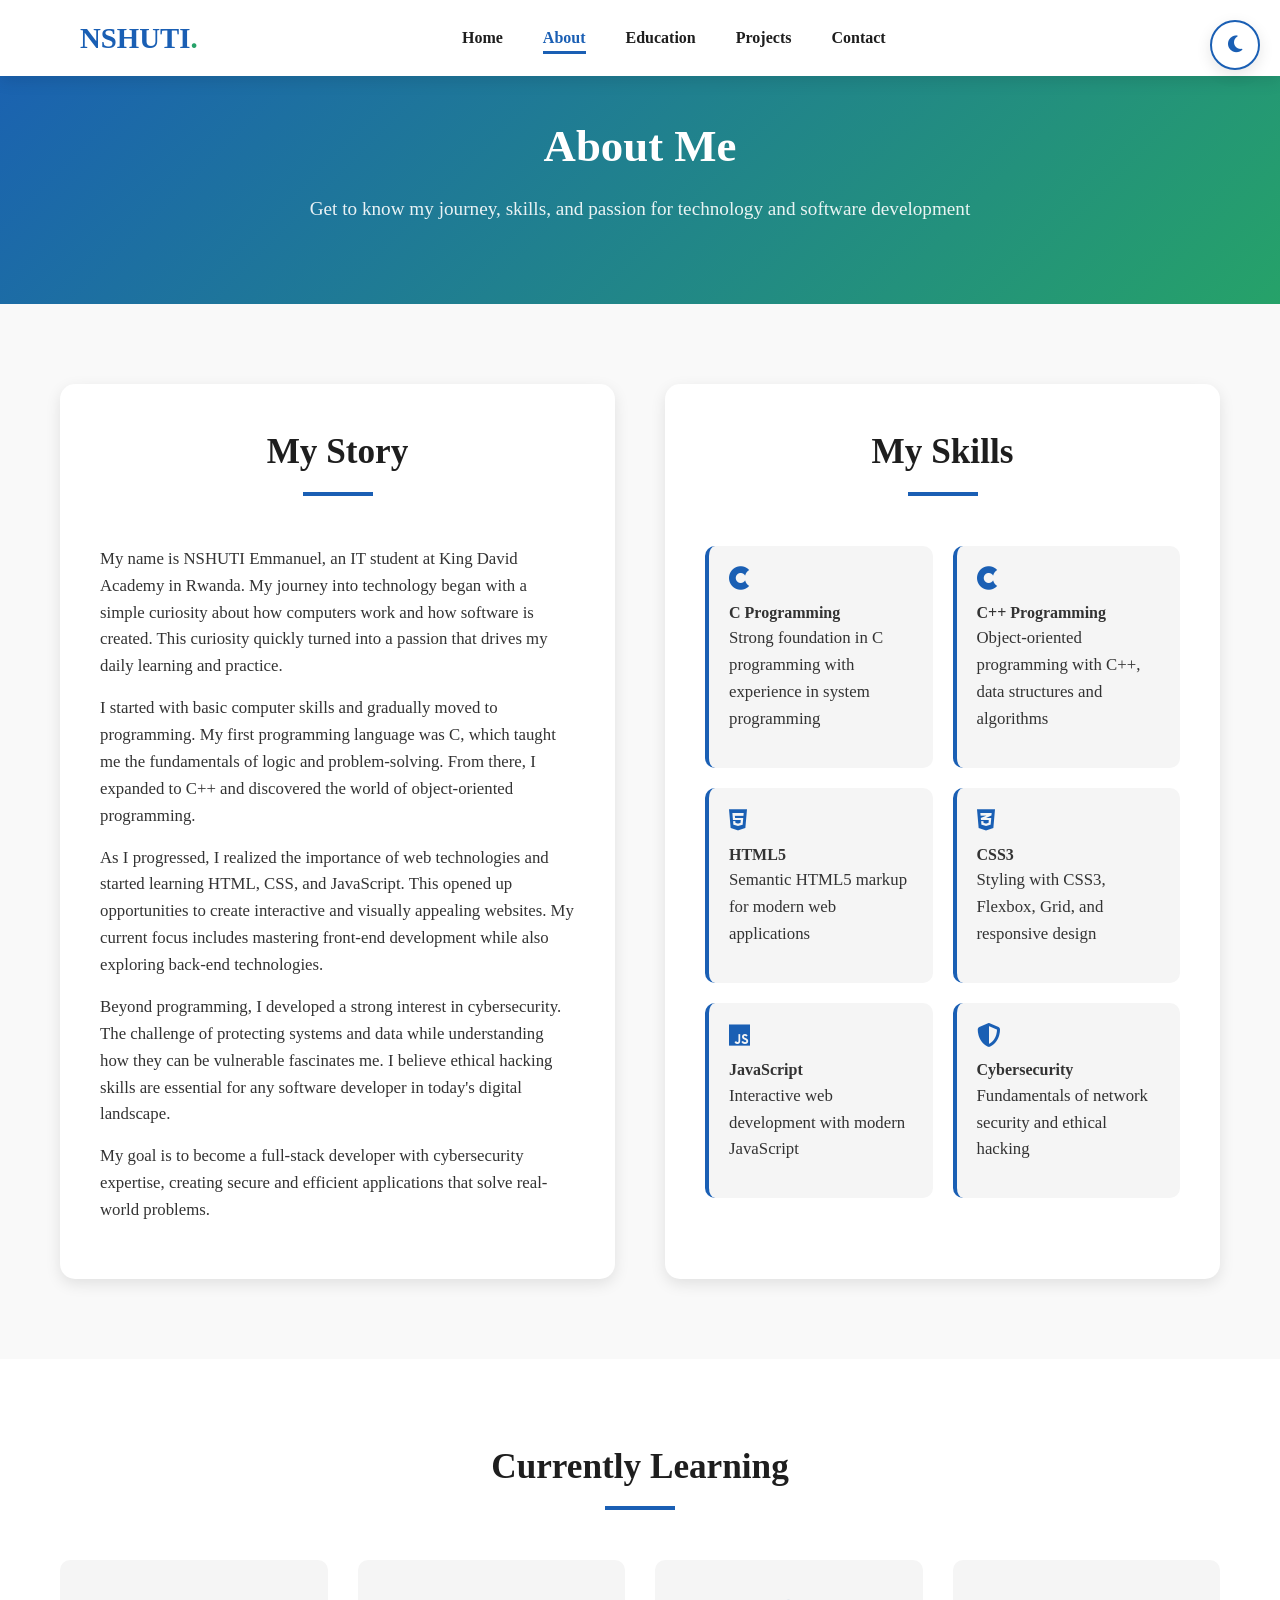
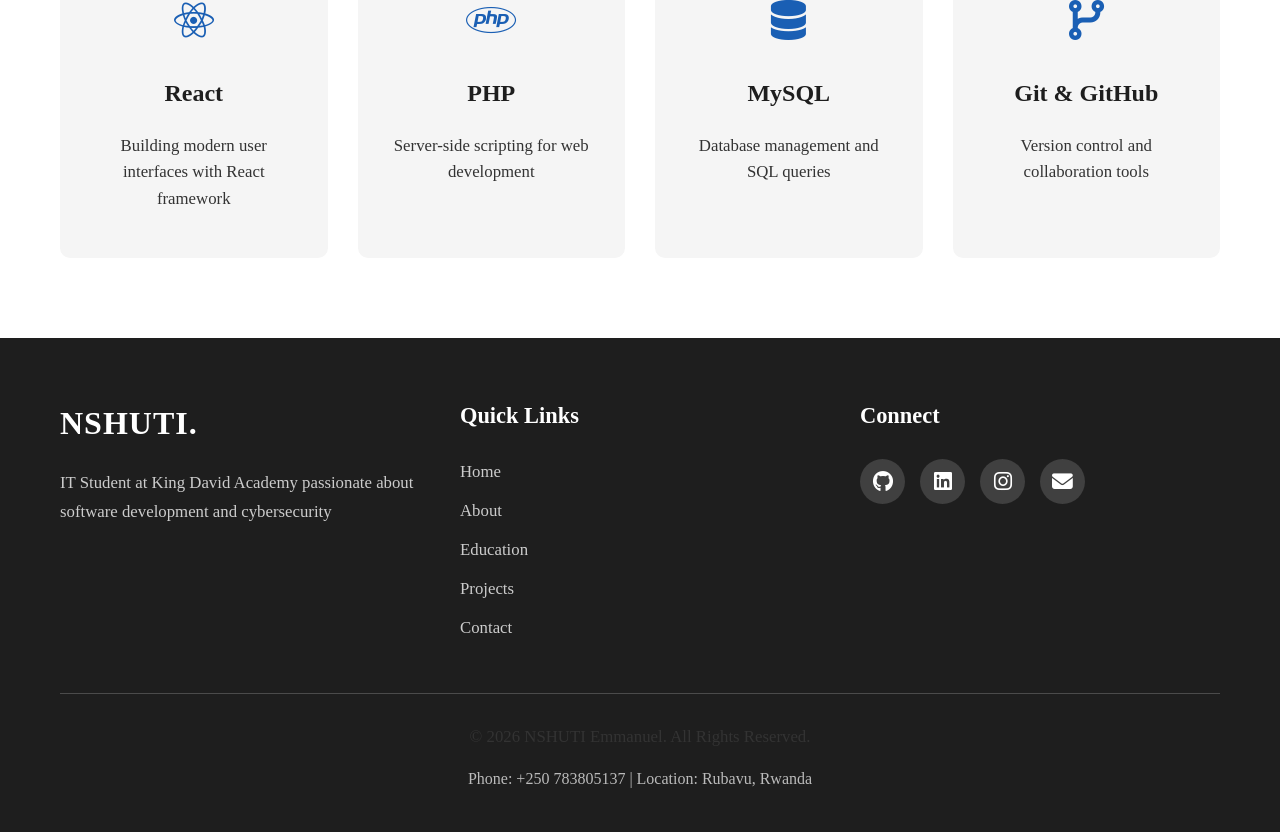
<file: about.html>
<!DOCTYPE html>
<html lang="en">
<head>
    <meta charset="UTF-8">
    <meta name="viewport" content="width=device-width, initial-scale=1.0, maximum-scale=5.0">
    <title>About - NSHUTI Emmanuel</title>
    <link rel="stylesheet" href="https://cdnjs.cloudflare.com/ajax/libs/font-awesome/6.4.0/css/all.min.css">
    <link rel="stylesheet" href="style.css">
    <style>
        .about-hero {
            padding-top: 120px;
            background: linear-gradient(135deg, var(--primary-color) 0%, var(--secondary-color) 100%);
            color: white;
            text-align: center;
            padding-bottom: 80px;
        }
        
        .about-hero h1 {
            color: white;
            margin-bottom: 20px;
        }
        
        .about-hero p {
            color: rgba(255, 255, 255, 0.9);
            max-width: 800px;
            margin: 0 auto;
            font-size: 1.2rem;
        }
        
        .about-content {
            padding: 80px 0;
            background-color: var(--background-color);
        }
        
        .about-grid {
            display: grid;
            grid-template-columns: 1fr;
            gap: 50px;
        }
        
        @media (min-width: 992px) {
            .about-grid {
                grid-template-columns: 1fr 1fr;
            }
        }
        
        .about-text {
            background-color: var(--card-bg);
            padding: 40px;
            border-radius: 15px;
            box-shadow: var(--shadow);
        }
        
        .skills-section {
            background-color: var(--card-bg);
            padding: 40px;
            border-radius: 15px;
            box-shadow: var(--shadow);
        }
        
        .skills-list {
            display: grid;
            grid-template-columns: repeat(auto-fill, minmax(200px, 1fr));
            gap: 20px;
            margin-top: 30px;
        }
        
        .skill-item {
            background-color: var(--light-color);
            padding: 20px;
            border-radius: 10px;
            border-left: 4px solid var(--primary-color);
            transition: var(--transition);
        }
        
        .skill-item:hover {
            transform: translateX(10px);
            box-shadow: var(--shadow);
        }
        
        .skill-item i {
            color: var(--primary-color);
            font-size: 1.5rem;
            margin-bottom: 10px;
        }
        
        .learning-section {
            padding: 80px 0;
            background-color: var(--card-bg);
        }
        
        .learning-grid {
            display: grid;
            grid-template-columns: repeat(auto-fit, minmax(250px, 1fr));
            gap: 30px;
        }
        
        .learning-card {
            background-color: var(--light-color);
            padding: 30px;
            border-radius: 10px;
            text-align: center;
            transition: var(--transition);
        }
        
        .learning-card:hover {
            transform: translateY(-10px);
            box-shadow: var(--shadow);
        }
        
        .learning-icon {
            font-size: 2.5rem;
            color: var(--primary-color);
            margin-bottom: 20px;
        }
    </style>
</head>
<body>
    <div class="theme-toggle" id="themeToggle">
        <i class="fas fa-moon"></i>
        <i class="fas fa-sun"></i>
    </div>

    <header>
        <div class="navbar">
            <a href="index.html" class="logo">NSHUTI<span>.</span></a>
            
            <div class="nav-center">
                <ul class="nav-links" id="navLinks">
                    <li><a href="index.html">Home</a></li>
                    <li><a href="about.html" class="active">About</a></li>
                    <li><a href="education.html">Education</a></li>
                    <li><a href="projects.html">Projects</a></li>
                    <li><a href="contact.html">Contact</a></li>
                </ul>
            </div>
            
            <div class="nav-right">
            </div>
            
            <div class="hamburger" id="hamburger">
                <i class="fas fa-bars"></i>
            </div>
        </div>
    </header>

    <section class="about-hero">
        <div class="container">
            <h1>About Me</h1>
            <p>Get to know my journey, skills, and passion for technology and software development</p>
        </div>
    </section>

    <section class="about-content">
        <div class="container">
            <div class="about-grid">
                <div class="about-text">
                    <h2>My Story</h2>
                    <p>My name is NSHUTI Emmanuel, an IT student at King David Academy in Rwanda. My journey into technology began with a simple curiosity about how computers work and how software is created. This curiosity quickly turned into a passion that drives my daily learning and practice.</p>
                    <p>I started with basic computer skills and gradually moved to programming. My first programming language was C, which taught me the fundamentals of logic and problem-solving. From there, I expanded to C++ and discovered the world of object-oriented programming.</p>
                    <p>As I progressed, I realized the importance of web technologies and started learning HTML, CSS, and JavaScript. This opened up opportunities to create interactive and visually appealing websites. My current focus includes mastering front-end development while also exploring back-end technologies.</p>
                    <p>Beyond programming, I developed a strong interest in cybersecurity. The challenge of protecting systems and data while understanding how they can be vulnerable fascinates me. I believe ethical hacking skills are essential for any software developer in today's digital landscape.</p>
                    <p>My goal is to become a full-stack developer with cybersecurity expertise, creating secure and efficient applications that solve real-world problems.</p>
                </div>
                
                <div class="skills-section">
                    <h2>My Skills</h2>
                    <div class="skills-list">
                        <div class="skill-item">
                            <i class="fab fa-cuttlefish"></i>
                            <h4>C Programming</h4>
                            <p>Strong foundation in C programming with experience in system programming</p>
                        </div>
                        
                        <div class="skill-item">
                            <i class="fab fa-cuttlefish"></i>
                            <h4>C++ Programming</h4>
                            <p>Object-oriented programming with C++, data structures and algorithms</p>
                        </div>
                        
                        <div class="skill-item">
                            <i class="fab fa-html5"></i>
                            <h4>HTML5</h4>
                            <p>Semantic HTML5 markup for modern web applications</p>
                        </div>
                        
                        <div class="skill-item">
                            <i class="fab fa-css3-alt"></i>
                            <h4>CSS3</h4>
                            <p>Styling with CSS3, Flexbox, Grid, and responsive design</p>
                        </div>
                        
                        <div class="skill-item">
                            <i class="fab fa-js"></i>
                            <h4>JavaScript</h4>
                            <p>Interactive web development with modern JavaScript</p>
                        </div>
                        
                        <div class="skill-item">
                            <i class="fas fa-shield-alt"></i>
                            <h4>Cybersecurity</h4>
                            <p>Fundamentals of network security and ethical hacking</p>
                        </div>
                    </div>
                </div>
            </div>
        </div>
    </section>

    <section class="learning-section">
        <div class="container">
            <h2>Currently Learning</h2>
            <div class="learning-grid">
                <div class="learning-card">
                    <div class="learning-icon">
                        <i class="fab fa-react"></i>
                    </div>
                    <h3>React</h3>
                    <p>Building modern user interfaces with React framework</p>
                </div>
                
                <div class="learning-card">
                    <div class="learning-icon">
                        <i class="fab fa-php"></i>
                    </div>
                    <h3>PHP</h3>
                    <p>Server-side scripting for web development</p>
                </div>
                
                <div class="learning-card">
                    <div class="learning-icon">
                        <i class="fas fa-database"></i>
                    </div>
                    <h3>MySQL</h3>
                    <p>Database management and SQL queries</p>
                </div>
                
                <div class="learning-card">
                    <div class="learning-icon">
                        <i class="fas fa-code-branch"></i>
                    </div>
                    <h3>Git & GitHub</h3>
                    <p>Version control and collaboration tools</p>
                </div>
            </div>
        </div>
    </section>

    <footer>
        <div class="container">
            <div class="footer-content">
                <div class="footer-about">
                    <div class="footer-logo">NSHUTI<span>.</span></div>
                    <p class="footer-text">IT Student at King David Academy passionate about software development and cybersecurity</p>
                </div>
                <div class="footer-links">
                    <h3>Quick Links</h3>
                    <ul>
                        <li><a href="index.html" class="footer-link">Home</a></li>
                        <li><a href="about.html" class="footer-link">About</a></li>
                        <li><a href="education.html" class="footer-link">Education</a></li>
                        <li><a href="projects.html" class="footer-link">Projects</a></li>
                        <li><a href="contact.html" class="footer-link">Contact</a></li>
                    </ul>
                </div>
                <div class="footer-social">
                    <h3>Connect</h3>
                    <div class="social-icons">
                        <a href="https://github.com/nshutiemmanuel860-coder/" target="_blank" class="social-icon"><i class="fab fa-github"></i></a>
                        <a href="https://www.linkedin.com/feed/" target="_blank" class="social-icon"><i class="fab fa-linkedin"></i></a>
                        <a href="https://www.instagram.com/nshuti__wagakira/" target="_blank" class="social-icon"><i class="fab fa-instagram"></i></a>
                        <a href="mailto:nshutiemmanuel860@gmail.com" class="social-icon"><i class="fas fa-envelope"></i></a>
                    </div>
                </div>
            </div>
            <div class="copyright">
                <p>&copy; <span id="currentYear"></span> NSHUTI Emmanuel. All Rights Reserved.</p>
                <p class="footer-contact">Phone: +250 783805137 | Location: Rubavu, Rwanda</p>
            </div>
        </div>
    </footer>

    <div class="back-to-top" id="backToTop">
        <i class="fas fa-arrow-up"></i>
    </div>

    <script src="script.js"></script>
</body>
</html>
</file>
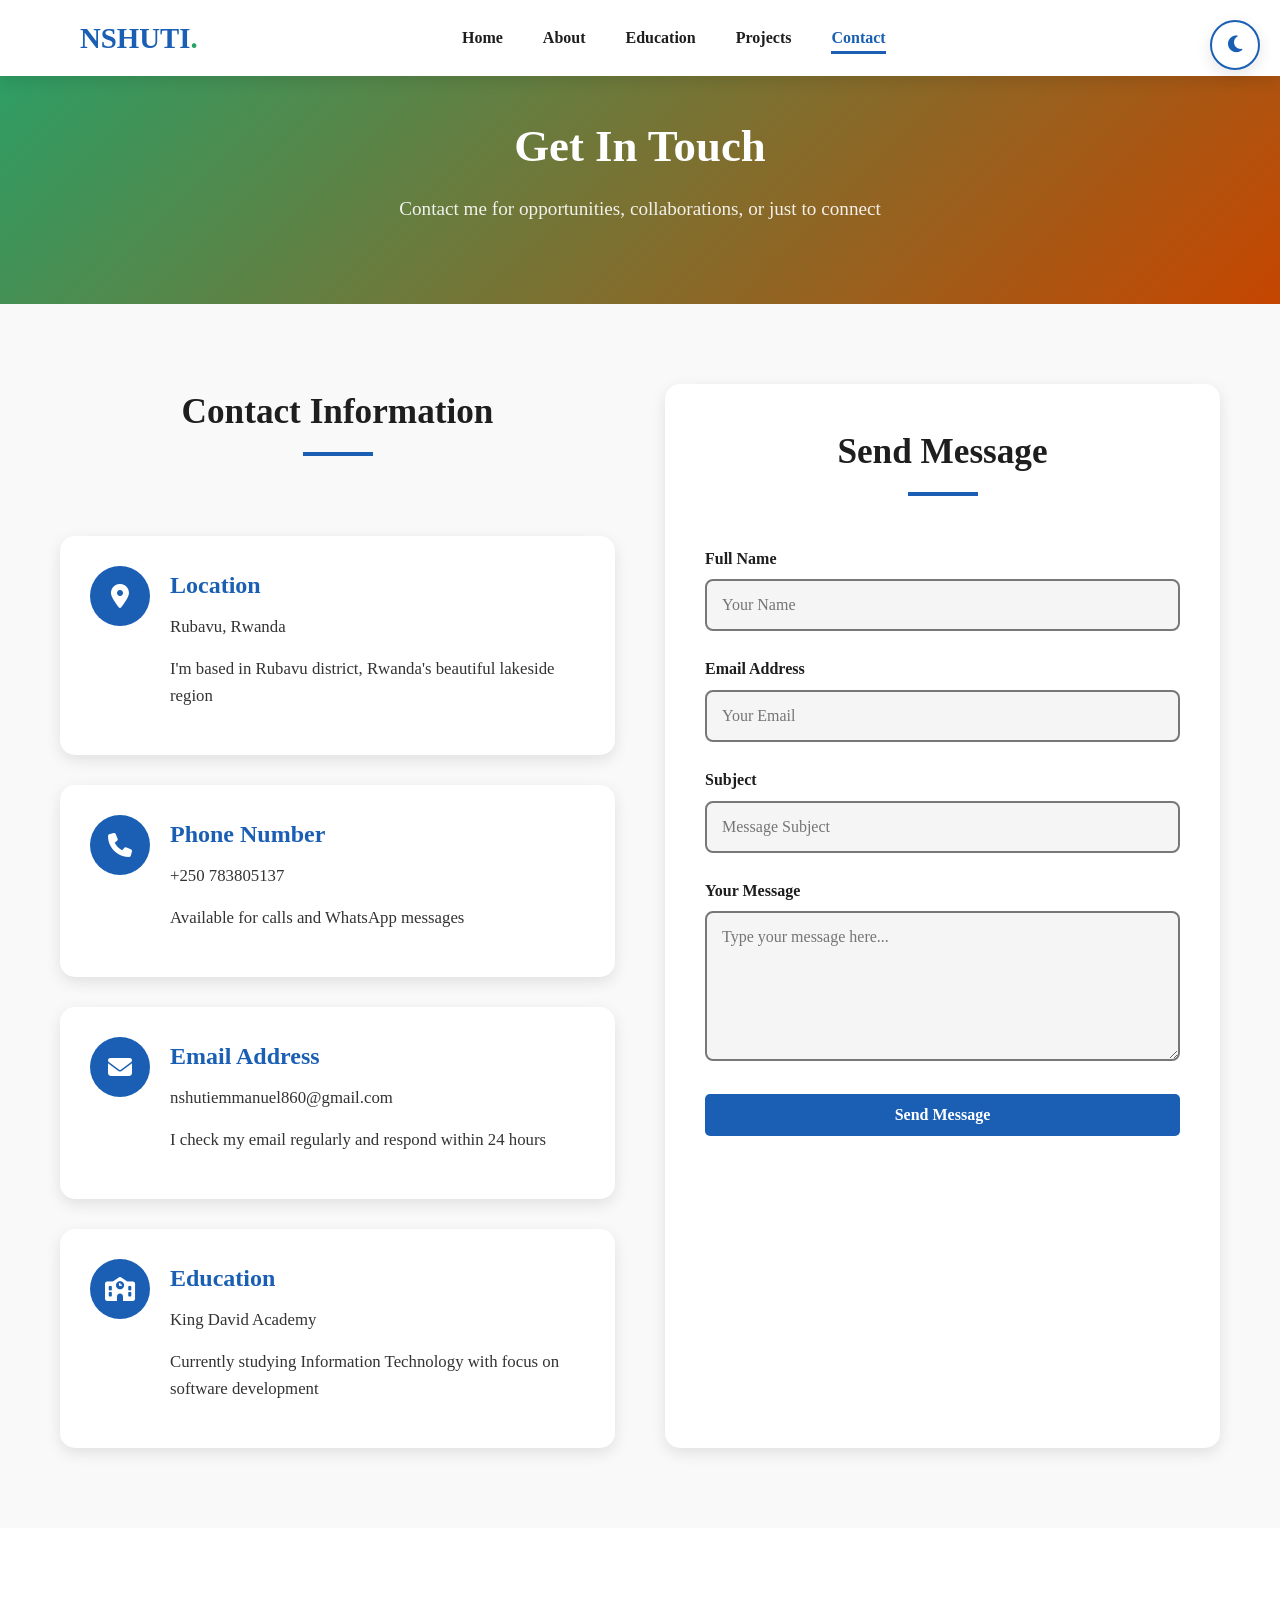
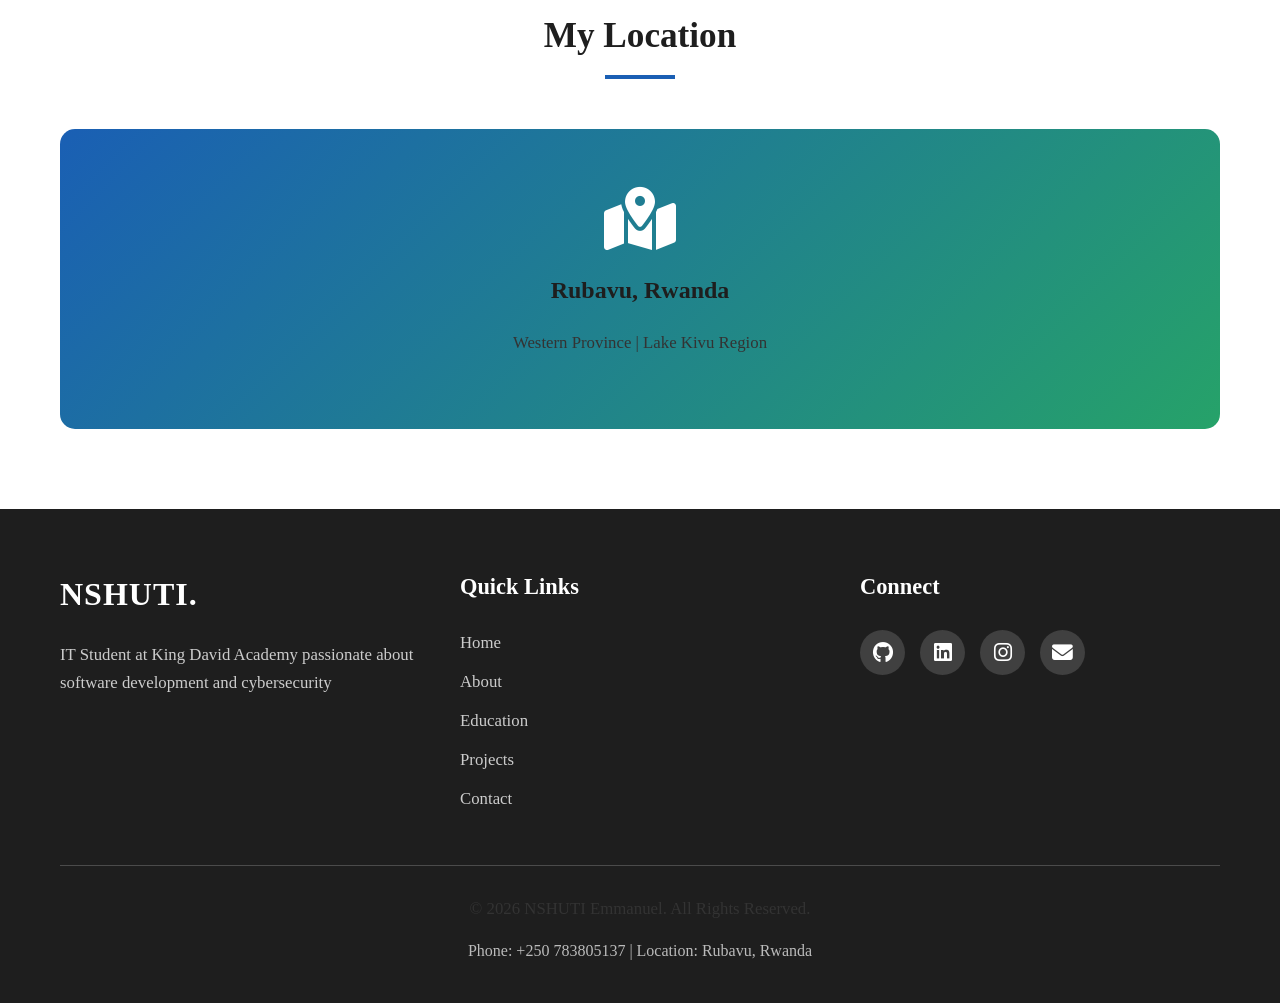
<file: contact.html>
<!DOCTYPE html>
<html lang="en">
<head>
    <meta charset="UTF-8">
    <meta name="viewport" content="width=device-width, initial-scale=1.0, maximum-scale=5.0">
    <title>Contact - NSHUTI Emmanuel</title>
    <link rel="icon" href="target.gif">
    <link rel="stylesheet" href="https://cdnjs.cloudflare.com/ajax/libs/font-awesome/6.4.0/css/all.min.css">
    <link rel="stylesheet" href="style.css">
    <style>
        .contact-hero {
            padding-top: 120px;
            background: linear-gradient(135deg, var(--secondary-color) 0%, #c64600 100%);
            color: white;
            text-align: center;
            padding-bottom: 80px;
        }
        
        .contact-hero h1 {
            color: white;
            margin-bottom: 20px;
        }
        
        .contact-hero p {
            color: rgba(255, 255, 255, 0.9);
            max-width: 800px;
            margin: 0 auto;
            font-size: 1.2rem;
        }
        
        .contact-content {
            padding: 80px 0;
            background-color: var(--background-color);
        }
        
        .contact-grid {
            display: grid;
            grid-template-columns: 1fr;
            gap: 50px;
        }
        
        @media (min-width: 992px) {
            .contact-grid {
                grid-template-columns: 1fr 1fr;
            }
        }
        
        .contact-info {
            display: flex;
            flex-direction: column;
            gap: 30px;
        }
        
        .contact-item {
            display: flex;
            align-items: flex-start;
            gap: 20px;
            background-color: var(--card-bg);
            padding: 30px;
            border-radius: 15px;
            box-shadow: var(--shadow);
            transition: var(--transition);
        }
        
        .contact-item:hover {
            transform: translateX(10px);
            box-shadow: 0 15px 30px rgba(0, 0, 0, 0.15);
        }
        
        .contact-icon {
            width: 60px;
            height: 60px;
            background-color: var(--primary-color);
            color: white;
            border-radius: 50%;
            display: flex;
            align-items: center;
            justify-content: center;
            font-size: 1.5rem;
            flex-shrink: 0;
        }
        
        .contact-details h3 {
            margin-bottom: 10px;
            color: var(--primary-color);
        }
        
        .contact-form {
            background-color: var(--card-bg);
            padding: 40px;
            border-radius: 15px;
            box-shadow: var(--shadow);
        }
        
        .form-group {
            margin-bottom: 25px;
        }
        
        .form-group label {
            display: block;
            margin-bottom: 8px;
            font-weight: 600;
            color: var(--dark-color);
        }
        
        .form-control {
            width: 100%;
            padding: 15px;
            border: 2px solid var(--gray-color);
            border-radius: 8px;
            font-size: 1rem;
            transition: var(--transition);
            background-color: var(--light-color);
            color: var(--text-color);
        }
        
        .form-control:focus {
            border-color: var(--primary-color);
            outline: none;
            box-shadow: 0 0 0 3px rgba(26, 95, 180, 0.2);
        }
        
        textarea.form-control {
            min-height: 150px;
            resize: vertical;
        }
        
        .map-section {
            padding: 80px 0;
            background-color: var(--card-bg);
        }
        
        .map-placeholder {
            height: 300px;
            background: linear-gradient(135deg, var(--primary-color), var(--secondary-color));
            border-radius: 15px;
            display: flex;
            flex-direction: column;
            align-items: center;
            justify-content: center;
            color: white;
        }
        
        .map-placeholder i {
            font-size: 4rem;
            margin-bottom: 20px;
        }
    </style>
</head>
<body>
    <div class="theme-toggle" id="themeToggle">
        <i class="fas fa-moon"></i>
        <i class="fas fa-sun"></i>
    </div>

    <header>
        <div class="navbar">
            <a href="index.html" class="logo">NSHUTI<span>.</span></a>
            
            <div class="nav-center">
                <ul class="nav-links" id="navLinks">
                    <li><a href="index.html">Home</a></li>
                    <li><a href="about.html">About</a></li>
                    <li><a href="education.html">Education</a></li>
                    <li><a href="projects.html">Projects</a></li>
                    <li><a href="contact.html" class="active">Contact</a></li>
                </ul>
            </div>
            
            <div class="nav-right">
            </div>
            
            <div class="hamburger" id="hamburger">
                <i class="fas fa-bars"></i>
            </div>
        </div>
    </header>

    <section class="contact-hero">
        <div class="container">
            <h1>Get In Touch</h1>
            <p>Contact me for opportunities, collaborations, or just to connect</p>
        </div>
    </section>

    <section class="contact-content">
        <div class="container">
            <div class="contact-grid">
                <div class="contact-info">
                    <h2>Contact Information</h2>
                    
                    <div class="contact-item">
                        <div class="contact-icon">
                            <i class="fas fa-map-marker-alt"></i>
                        </div>
                        <div class="contact-details">
                            <h3>Location</h3>
                            <p>Rubavu, Rwanda</p>
                            <p>I'm based in Rubavu district, Rwanda's beautiful lakeside region</p>
                        </div>
                    </div>
                    
                    <div class="contact-item">
                        <div class="contact-icon">
                            <i class="fas fa-phone"></i>
                        </div>
                        <div class="contact-details">
                            <h3>Phone Number</h3>
                            <p>+250 783805137</p>
                            <p>Available for calls and WhatsApp messages</p>
                        </div>
                    </div>
                    
                    <div class="contact-item">
                        <div class="contact-icon">
                            <i class="fas fa-envelope"></i>
                        </div>
                        <div class="contact-details">
                            <h3>Email Address</h3>
                            <p>nshutiemmanuel860@gmail.com</p>
                            <p>I check my email regularly and respond within 24 hours</p>
                        </div>
                    </div>
                    
                    <div class="contact-item">
                        <div class="contact-icon">
                            <i class="fas fa-school"></i>
                        </div>
                        <div class="contact-details">
                            <h3>Education</h3>
                            <p>King David Academy</p>
                            <p>Currently studying Information Technology with focus on software development</p>
                        </div>
                    </div>
                </div>
                
                <div class="contact-form">
                    <h2>Send Message</h2>
                    <form id="messageForm" action="https://formsubmit.co/nshutiemmanuel860@gmail.com" method="POST">
                        <div class="form-group">
                            <label for="name">Full Name</label>
                            <input type="text" id="name" name="name" class="form-control" placeholder="Your Name" required>
                        </div>
                        
                        <div class="form-group">
                            <label for="email">Email Address</label>
                            <input type="email" id="email" name="email" class="form-control" placeholder="Your Email" required>
                        </div>
                        
                        <div class="form-group">
                            <label for="subject">Subject</label>
                            <input type="text" id="subject" name="subject" class="form-control" placeholder="Message Subject" required>
                        </div>
                        
                        <div class="form-group">
                            <label for="message">Your Message</label>
                            <textarea id="message" name="message" class="form-control" placeholder="Type your message here..." required></textarea>
                        </div>
                        
                        <button type="submit" class="btn" style="width: 100%;">Send Message</button>
                    </form>
                </div>
            </div>
        </div>
    </section>

    <section class="map-section">
        <div class="container">
            <h2>My Location</h2>
            <div class="map-placeholder">
                <i class="fas fa-map-marked-alt"></i>
                <h3>Rubavu, Rwanda</h3>
                <p>Western Province | Lake Kivu Region</p>
            </div>
        </div>
    </section>

    <footer>
        <div class="container">
            <div class="footer-content">
                <div class="footer-about">
                    <div class="footer-logo">NSHUTI<span>.</span></div>
                    <p class="footer-text">IT Student at King David Academy passionate about software development and cybersecurity</p>
                </div>
                <div class="footer-links">
                    <h3>Quick Links</h3>
                    <ul>
                        <li><a href="index.html" class="footer-link">Home</a></li>
                        <li><a href="about.html" class="footer-link">About</a></li>
                        <li><a href="education.html" class="footer-link">Education</a></li>
                        <li><a href="projects.html" class="footer-link">Projects</a></li>
                        <li><a href="contact.html" class="footer-link">Contact</a></li>
                    </ul>
                </div>
                <div class="footer-social">
                    <h3>Connect</h3>
                    <div class="social-icons">
                        <a href="https://github.com/nshutiemmanuel860-coder/" target="_blank" class="social-icon"><i class="fab fa-github"></i></a>
                        <a href="https://www.linkedin.com/feed/" target="_blank" class="social-icon"><i class="fab fa-linkedin"></i></a>
                        <a href="https://www.instagram.com/nshuti__wagakira/" target="_blank" class="social-icon"><i class="fab fa-instagram"></i></a>
                        <a href="mailto:nshutiemmanuel860@gmail.com" class="social-icon"><i class="fas fa-envelope"></i></a>
                    </div>
                </div>
            </div>
            <div class="copyright">
                <p>&copy; <span id="currentYear"></span> NSHUTI Emmanuel. All Rights Reserved.</p>
                <p class="footer-contact">Phone: +250 783805137 | Location: Rubavu, Rwanda</p>
            </div>
        </div>
    </footer>

    <div class="back-to-top" id="backToTop">
        <i class="fas fa-arrow-up"></i>
    </div>

    <script src="script.js"></script>
</body>
</html>
</file>
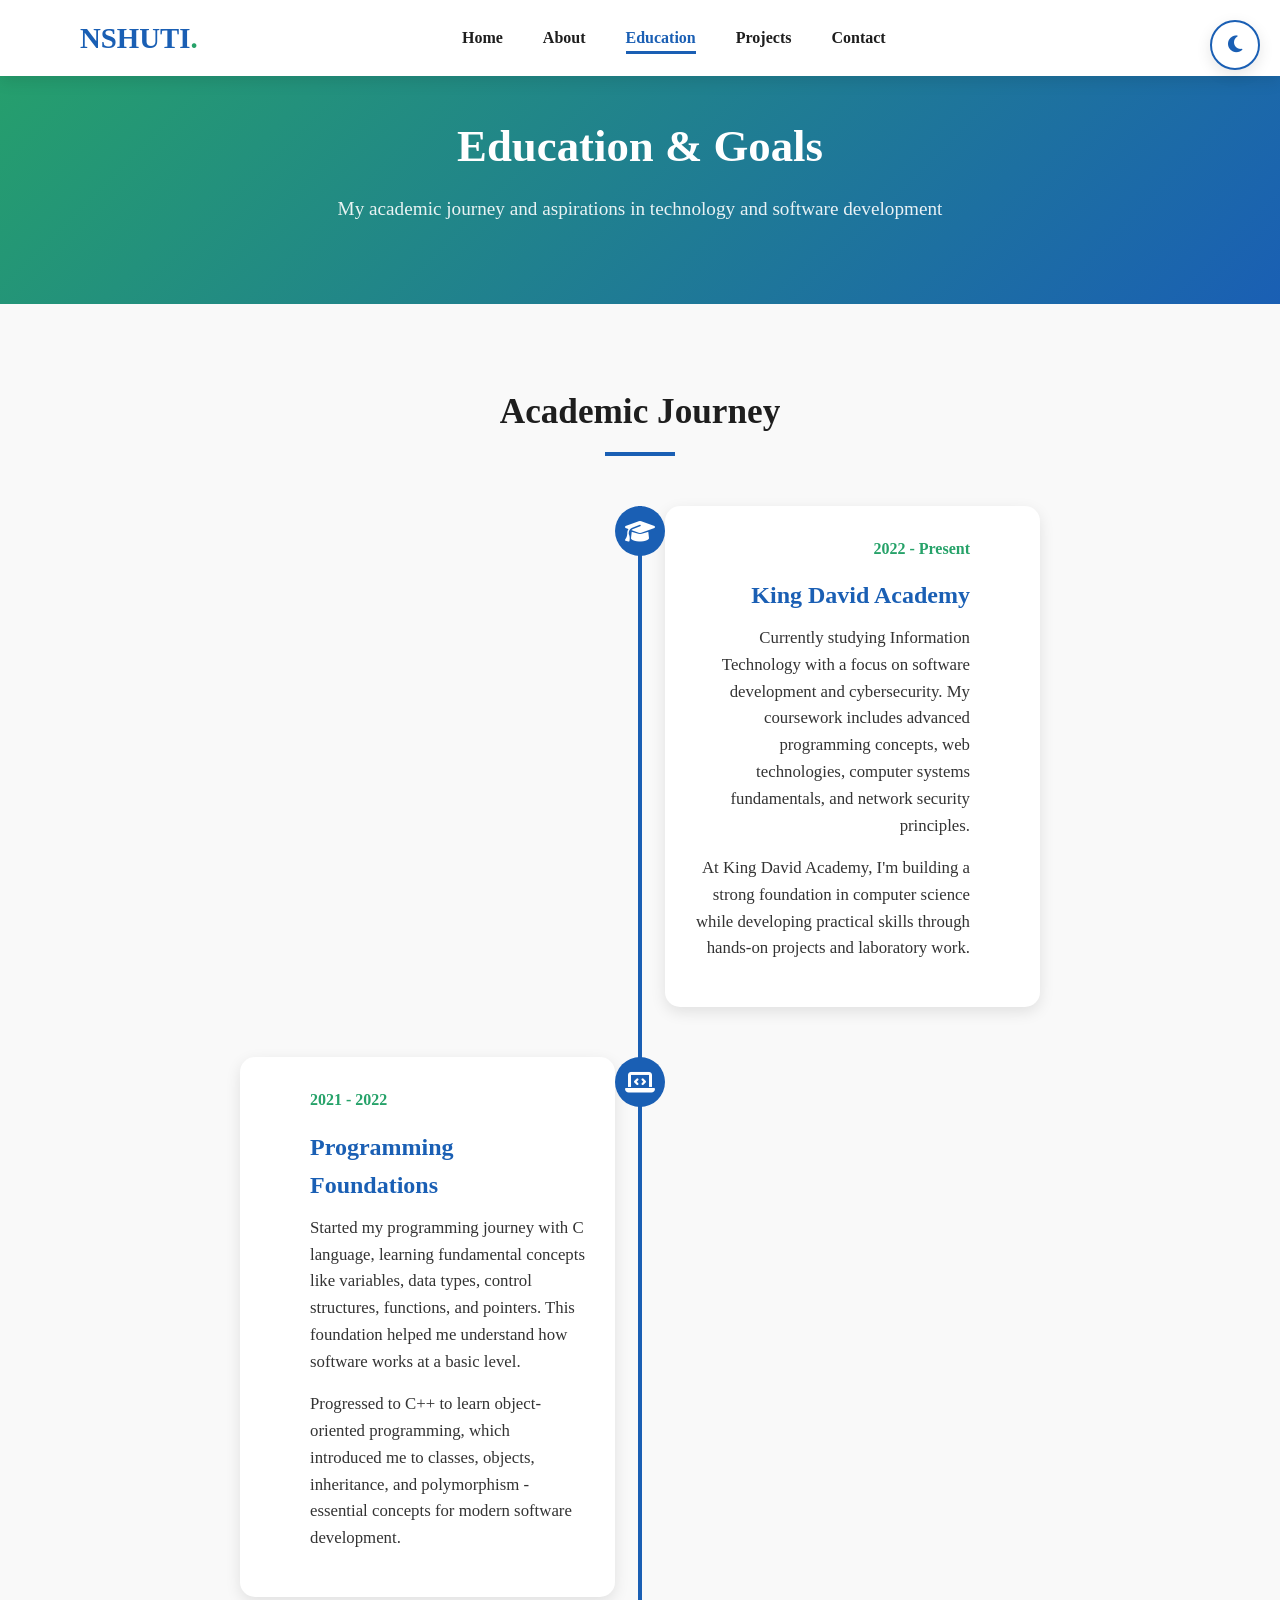
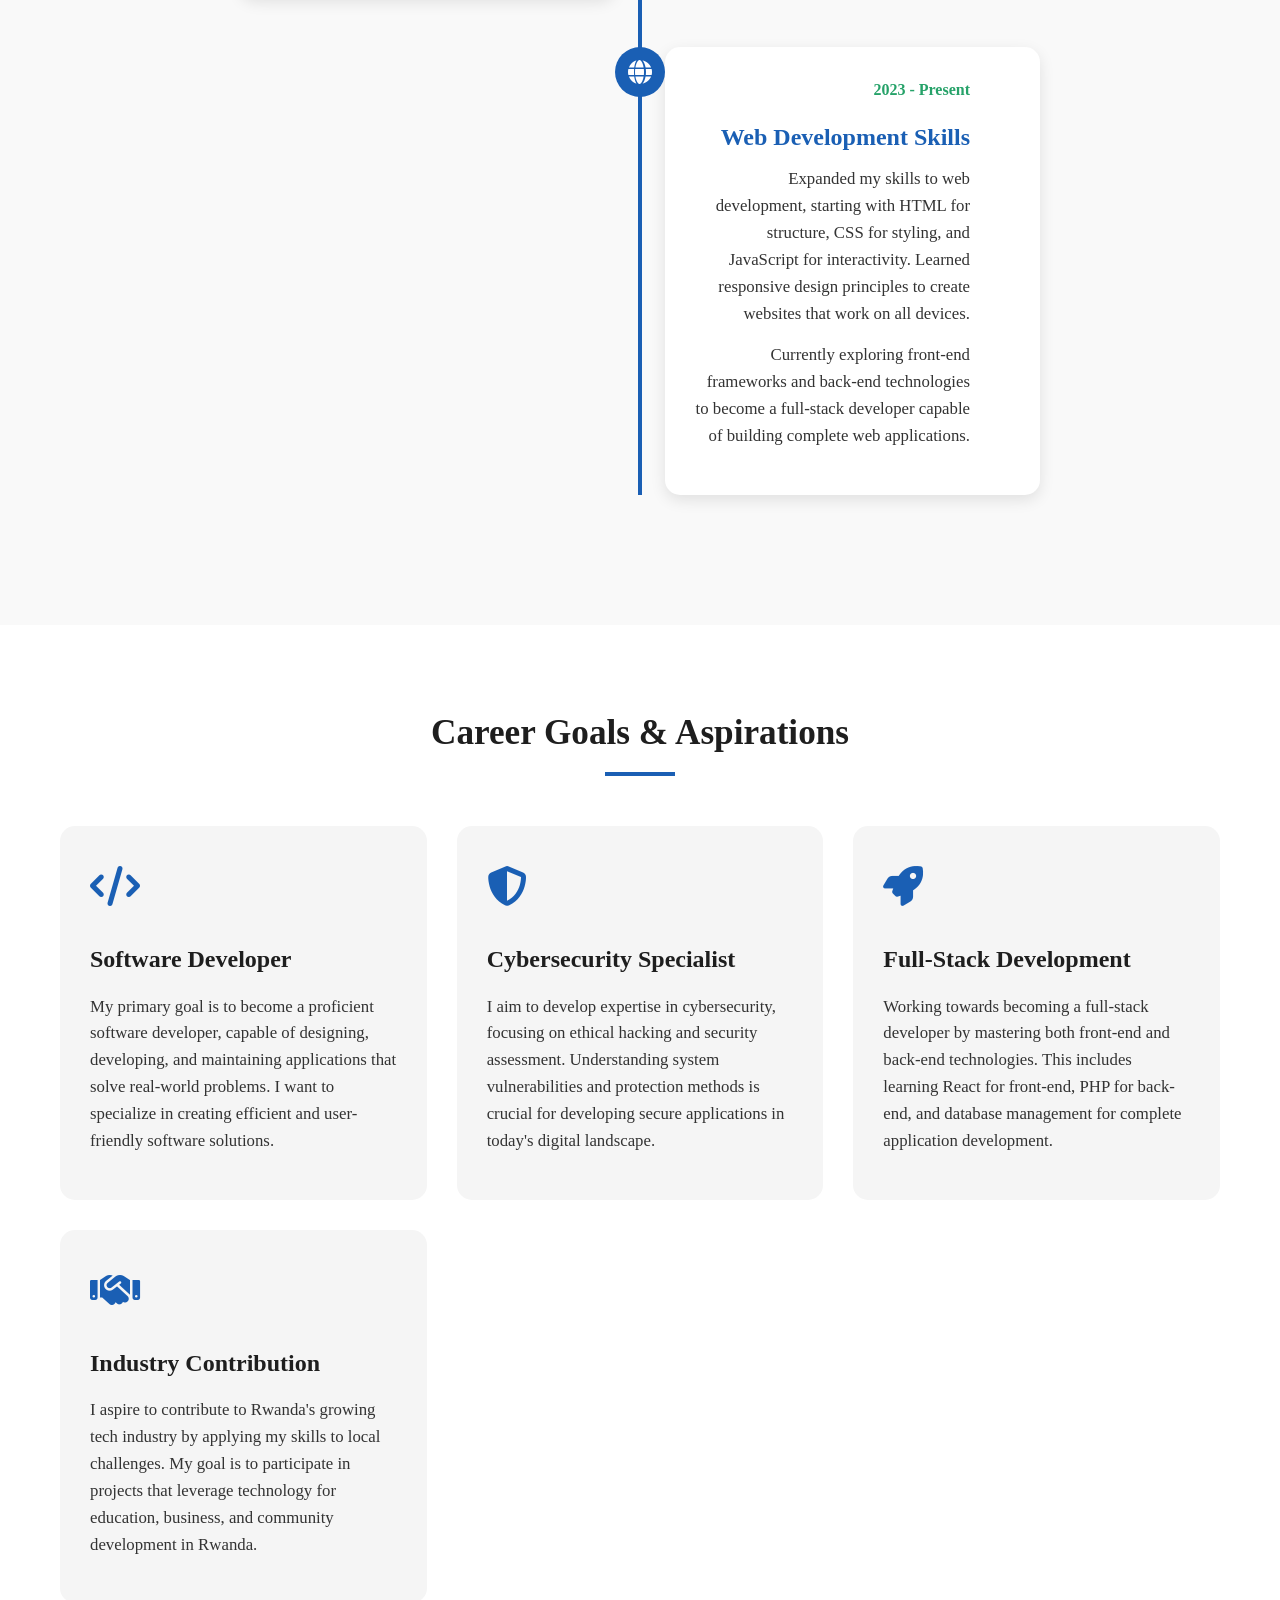
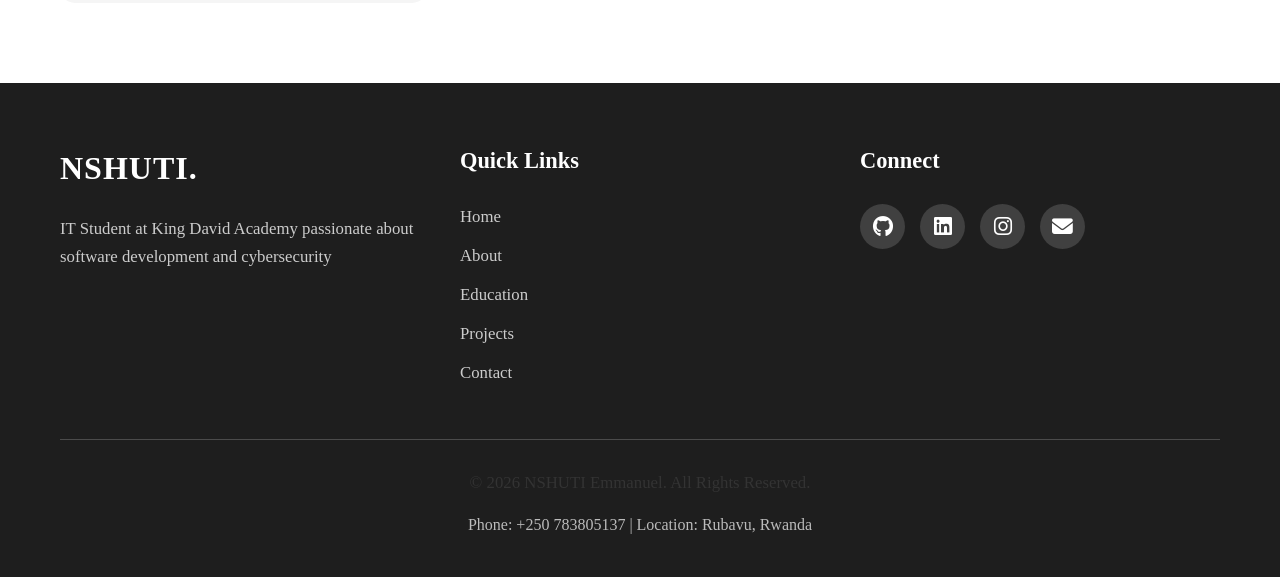
<file: education.html>
<!DOCTYPE html>
<html lang="en">
<head>
    <meta charset="UTF-8">
    <meta name="viewport" content="width=device-width, initial-scale=1.0, maximum-scale=5.0">
    <title>Education - NSHUTI Emmanuel</title>
    <link rel="icon" href="target.gif">
    <link rel="stylesheet" href="https://cdnjs.cloudflare.com/ajax/libs/font-awesome/6.4.0/css/all.min.css">
    <link rel="stylesheet" href="style.css">
    <style>
        .education-hero {
            padding-top: 120px;
            background: linear-gradient(135deg, var(--secondary-color) 0%, var(--primary-color) 100%);
            color: white;
            text-align: center;
            padding-bottom: 80px;
        }
        
        .education-hero h1 {
            color: white;
            margin-bottom: 20px;
        }
        
        .education-hero p {
            color: rgba(255, 255, 255, 0.9);
            max-width: 800px;
            margin: 0 auto;
            font-size: 1.2rem;
        }
        
        .education-content {
            padding: 80px 0;
            background-color: var(--background-color);
        }
        
        .education-timeline {
            position: relative;
            max-width: 800px;
            margin: 0 auto;
        }
        
        .education-timeline:before {
            content: '';
            position: absolute;
            left: 50%;
            transform: translateX(-50%);
            width: 4px;
            height: 100%;
            background-color: var(--primary-color);
        }
        
        .timeline-item {
            position: relative;
            margin-bottom: 50px;
            width: 100%;
        }
        
        .timeline-item:nth-child(odd) .timeline-content {
            margin-left: auto;
            text-align: right;
            padding-right: 70px;
        }
        
        .timeline-item:nth-child(even) .timeline-content {
            padding-left: 70px;
        }
        
        .timeline-icon {
            position: absolute;
            left: 50%;
            transform: translateX(-50%);
            width: 50px;
            height: 50px;
            background-color: var(--primary-color);
            border-radius: 50%;
            display: flex;
            align-items: center;
            justify-content: center;
            color: white;
            font-size: 1.5rem;
            z-index: 1;
        }
        
        .timeline-content {
            background-color: var(--card-bg);
            padding: 30px;
            border-radius: 15px;
            box-shadow: var(--shadow);
            width: calc(50% - 25px);
        }
        
        .timeline-content h3 {
            color: var(--primary-color);
            margin-bottom: 10px;
        }
        
        .timeline-date {
            color: var(--secondary-color);
            font-weight: 600;
            margin-bottom: 15px;
            display: block;
        }
        
        @media (max-width: 768px) {
            .education-timeline:before {
                left: 30px;
            }
            
            .timeline-item:nth-child(odd) .timeline-content,
            .timeline-item:nth-child(even) .timeline-content {
                width: calc(100% - 80px);
                margin-left: 80px;
                padding-left: 30px;
                text-align: left;
            }
            
            .timeline-icon {
                left: 30px;
            }
        }
        
        .goals-section {
            padding: 80px 0;
            background-color: var(--card-bg);
        }
        
        .goals-grid {
            display: grid;
            grid-template-columns: repeat(auto-fit, minmax(300px, 1fr));
            gap: 30px;
        }
        
        .goal-card {
            background-color: var(--light-color);
            padding: 30px;
            border-radius: 15px;
            transition: var(--transition);
        }
        
        .goal-card:hover {
            transform: translateY(-10px);
            box-shadow: var(--shadow);
        }
        
        .goal-icon {
            font-size: 2.5rem;
            color: var(--primary-color);
            margin-bottom: 20px;
        }
        
        .goal-card h3 {
            margin-bottom: 15px;
        }
    </style>
</head>
<body>
    <div class="theme-toggle" id="themeToggle">
        <i class="fas fa-moon"></i>
        <i class="fas fa-sun"></i>
    </div>

    <header>
        <div class="navbar">
            <a href="index.html" class="logo">NSHUTI<span>.</span></a>
            
            <div class="nav-center">
                <ul class="nav-links" id="navLinks">
                    <li><a href="index.html">Home</a></li>
                    <li><a href="about.html">About</a></li>
                    <li><a href="education.html" class="active">Education</a></li>
                    <li><a href="projects.html">Projects</a></li>
                    <li><a href="contact.html">Contact</a></li>
                </ul>
            </div>
            
            <div class="nav-right">
            </div>
            
            <div class="hamburger" id="hamburger">
                <i class="fas fa-bars"></i>
            </div>
        </div>
    </header>

    <section class="education-hero">
        <div class="container">
            <h1>Education & Goals</h1>
            <p>My academic journey and aspirations in technology and software development</p>
        </div>
    </section>

    <section class="education-content">
        <div class="container">
            <h2>Academic Journey</h2>
            <div class="education-timeline">
                <div class="timeline-item">
                    <div class="timeline-icon">
                        <i class="fas fa-graduation-cap"></i>
                    </div>
                    <div class="timeline-content">
                        <span class="timeline-date">2022 - Present</span>
                        <h3>King David Academy</h3>
                        <p>Currently studying Information Technology with a focus on software development and cybersecurity. My coursework includes advanced programming concepts, web technologies, computer systems fundamentals, and network security principles.</p>
                        <p>At King David Academy, I'm building a strong foundation in computer science while developing practical skills through hands-on projects and laboratory work.</p>
                    </div>
                </div>
                
                <div class="timeline-item">
                    <div class="timeline-icon">
                        <i class="fas fa-laptop-code"></i>
                    </div>
                    <div class="timeline-content">
                        <span class="timeline-date">2021 - 2022</span>
                        <h3>Programming Foundations</h3>
                        <p>Started my programming journey with C language, learning fundamental concepts like variables, data types, control structures, functions, and pointers. This foundation helped me understand how software works at a basic level.</p>
                        <p>Progressed to C++ to learn object-oriented programming, which introduced me to classes, objects, inheritance, and polymorphism - essential concepts for modern software development.</p>
                    </div>
                </div>
                
                <div class="timeline-item">
                    <div class="timeline-icon">
                        <i class="fas fa-globe"></i>
                    </div>
                    <div class="timeline-content">
                        <span class="timeline-date">2023 - Present</span>
                        <h3>Web Development Skills</h3>
                        <p>Expanded my skills to web development, starting with HTML for structure, CSS for styling, and JavaScript for interactivity. Learned responsive design principles to create websites that work on all devices.</p>
                        <p>Currently exploring front-end frameworks and back-end technologies to become a full-stack developer capable of building complete web applications.</p>
                    </div>
                </div>
            </div>
        </div>
    </section>

    <section class="goals-section">
        <div class="container">
            <h2>Career Goals & Aspirations</h2>
            <div class="goals-grid">
                <div class="goal-card">
                    <div class="goal-icon">
                        <i class="fas fa-code"></i>
                    </div>
                    <h3>Software Developer</h3>
                    <p>My primary goal is to become a proficient software developer, capable of designing, developing, and maintaining applications that solve real-world problems. I want to specialize in creating efficient and user-friendly software solutions.</p>
                </div>
                
                <div class="goal-card">
                    <div class="goal-icon">
                        <i class="fas fa-shield-alt"></i>
                    </div>
                    <h3>Cybersecurity Specialist</h3>
                    <p>I aim to develop expertise in cybersecurity, focusing on ethical hacking and security assessment. Understanding system vulnerabilities and protection methods is crucial for developing secure applications in today's digital landscape.</p>
                </div>
                
                <div class="goal-card">
                    <div class="goal-icon">
                        <i class="fas fa-rocket"></i>
                    </div>
                    <h3>Full-Stack Development</h3>
                    <p>Working towards becoming a full-stack developer by mastering both front-end and back-end technologies. This includes learning React for front-end, PHP for back-end, and database management for complete application development.</p>
                </div>
                
                <div class="goal-card">
                    <div class="goal-icon">
                        <i class="fas fa-handshake"></i>
                    </div>
                    <h3>Industry Contribution</h3>
                    <p>I aspire to contribute to Rwanda's growing tech industry by applying my skills to local challenges. My goal is to participate in projects that leverage technology for education, business, and community development in Rwanda.</p>
                </div>
            </div>
        </div>
    </section>

    <footer>
        <div class="container">
            <div class="footer-content">
                <div class="footer-about">
                    <div class="footer-logo">NSHUTI<span>.</span></div>
                    <p class="footer-text">IT Student at King David Academy passionate about software development and cybersecurity</p>
                </div>
                <div class="footer-links">
                    <h3>Quick Links</h3>
                    <ul>
                        <li><a href="index.html" class="footer-link">Home</a></li>
                        <li><a href="about.html" class="footer-link">About</a></li>
                        <li><a href="education.html" class="footer-link">Education</a></li>
                        <li><a href="projects.html" class="footer-link">Projects</a></li>
                        <li><a href="contact.html" class="footer-link">Contact</a></li>
                    </ul>
                </div>
                <div class="footer-social">
                    <h3>Connect</h3>
                    <div class="social-icons">
                        <a href="https://github.com/nshutiemmanuel860-coder/" target="_blank" class="social-icon"><i class="fab fa-github"></i></a>
                        <a href="https://www.linkedin.com/feed/" target="_blank" class="social-icon"><i class="fab fa-linkedin"></i></a>
                        <a href="https://www.instagram.com/nshuti__wagakira/" target="_blank" class="social-icon"><i class="fab fa-instagram"></i></a>
                        <a href="mailto:nshutiemmanuel860@gmail.com" class="social-icon"><i class="fas fa-envelope"></i></a>
                    </div>
                </div>
            </div>
            <div class="copyright">
                <p>&copy; <span id="currentYear"></span> NSHUTI Emmanuel. All Rights Reserved.</p>
                <p class="footer-contact">Phone: +250 783805137 | Location: Rubavu, Rwanda</p>
            </div>
        </div>
    </footer>

    <div class="back-to-top" id="backToTop">
        <i class="fas fa-arrow-up"></i>
    </div>

    <script src="script.js"></script>
</body>
</html>
</file>
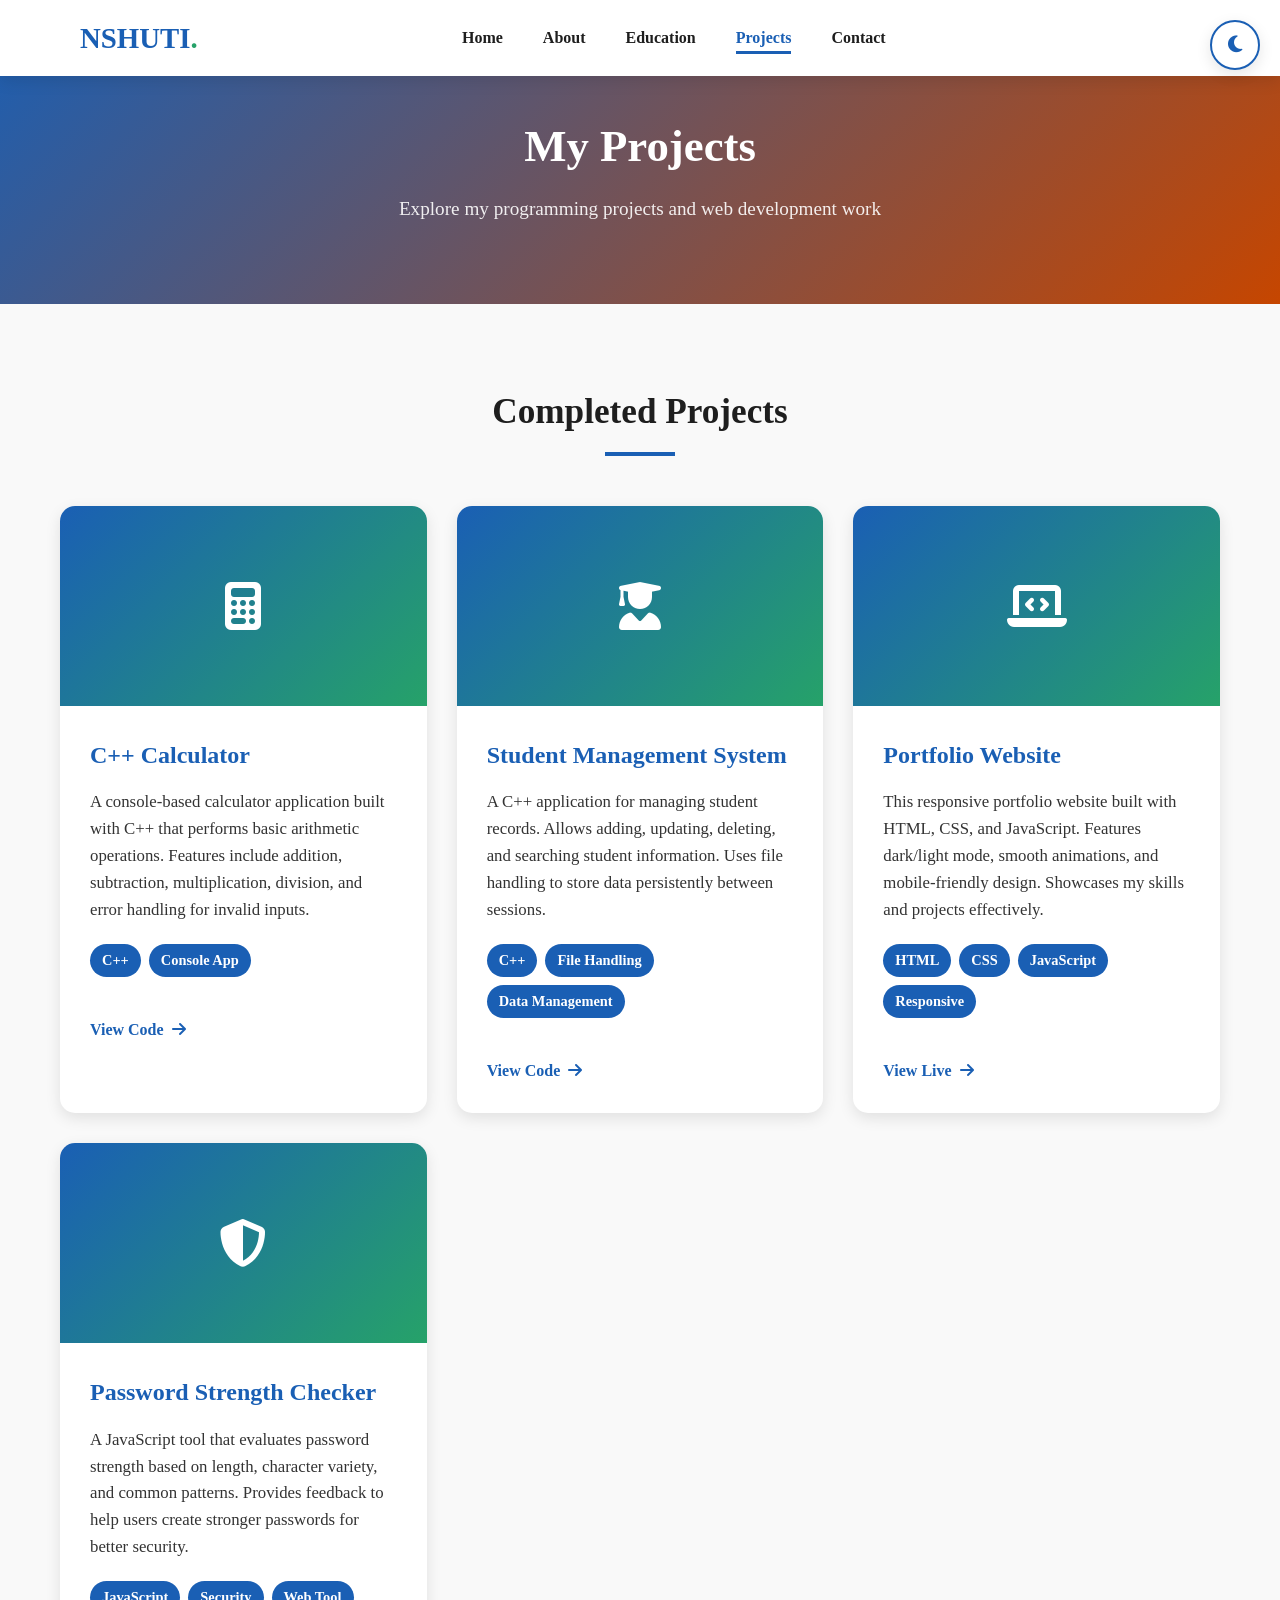
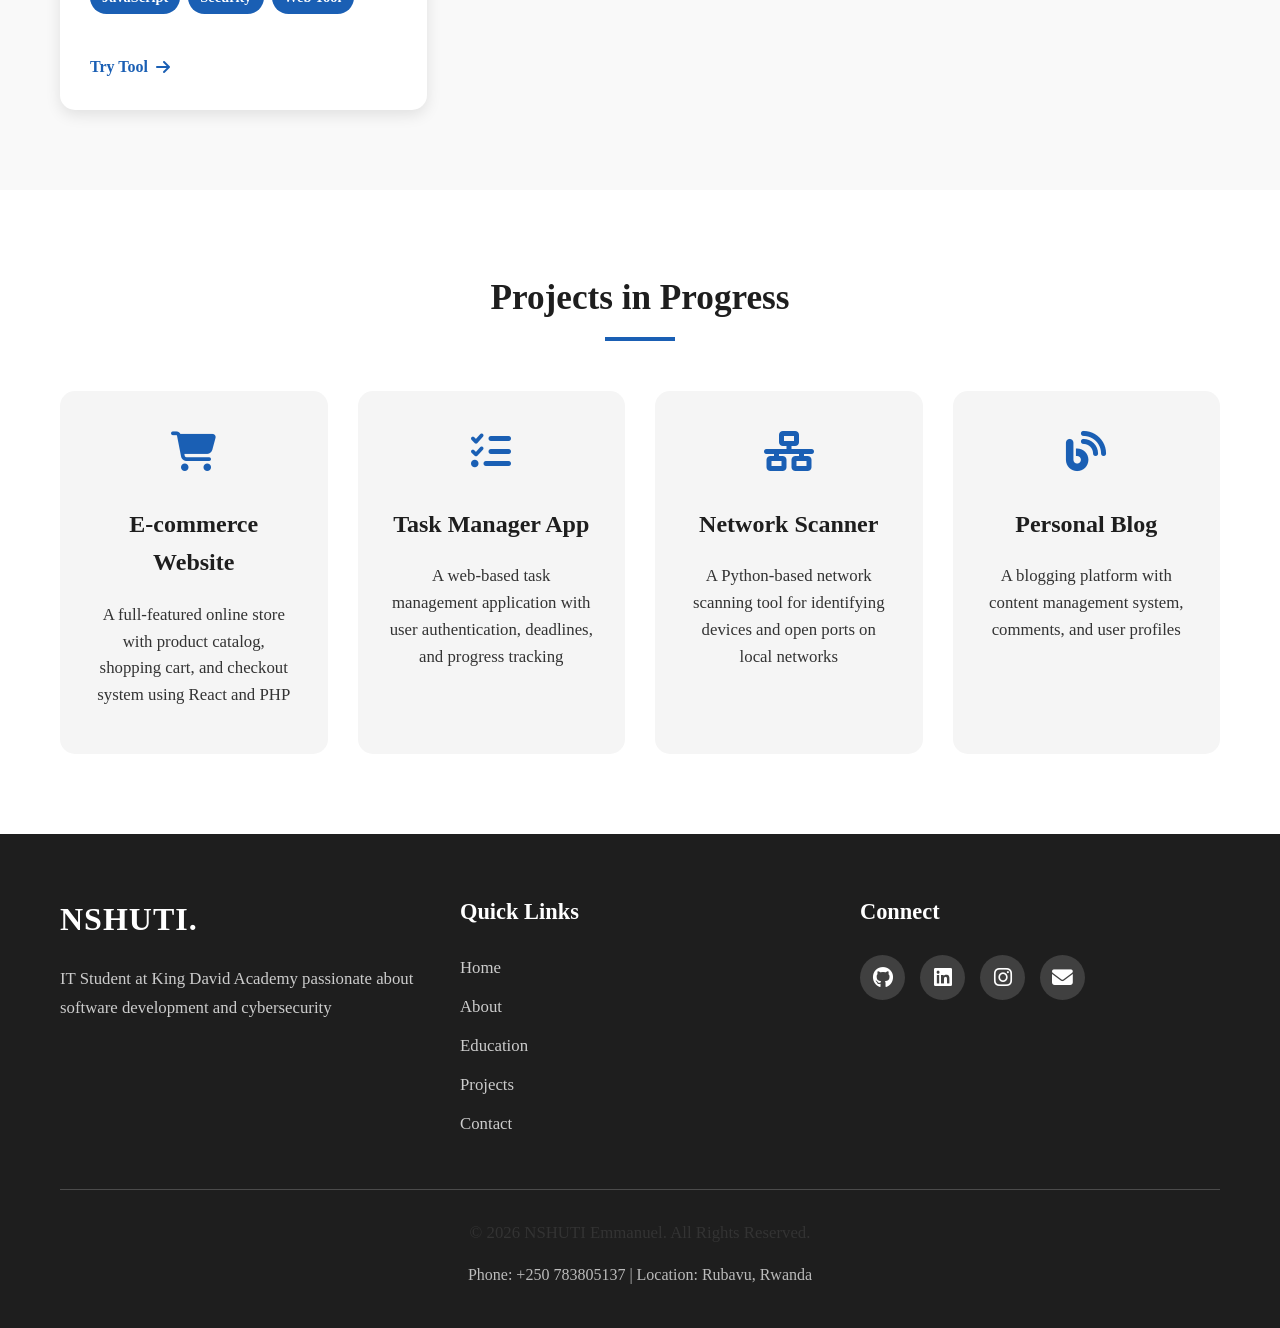
<file: projects.html>
<!DOCTYPE html>
<html lang="en">
<head>
    <meta charset="UTF-8">
    <meta name="viewport" content="width=device-width, initial-scale=1.0, maximum-scale=5.0">
    <title>Projects - NSHUTI Emmanuel</title>
    <link rel="icon" href="target.gif">
    <link rel="stylesheet" href="https://cdnjs.cloudflare.com/ajax/libs/font-awesome/6.4.0/css/all.min.css">
    <link rel="stylesheet" href="style.css">
    <style>
        .projects-hero {
            padding-top: 120px;
            background: linear-gradient(135deg, var(--primary-color) 0%, #c64600 100%);
            color: white;
            text-align: center;
            padding-bottom: 80px;
        }
        
        .projects-hero h1 {
            color: white;
            margin-bottom: 20px;
        }
        
        .projects-hero p {
            color: rgba(255, 255, 255, 0.9);
            max-width: 800px;
            margin: 0 auto;
            font-size: 1.2rem;
        }
        
        .projects-content {
            padding: 80px 0;
            background-color: var(--background-color);
        }
        
        .projects-grid {
            display: grid;
            grid-template-columns: repeat(auto-fill, minmax(300px, 1fr));
            gap: 30px;
        }
        
        .project-card {
            background-color: var(--card-bg);
            border-radius: 15px;
            overflow: hidden;
            box-shadow: var(--shadow);
            transition: var(--transition);
        }
        
        .project-card:hover {
            transform: translateY(-10px);
            box-shadow: 0 20px 40px rgba(0, 0, 0, 0.15);
        }
        
        .project-img {
            height: 200px;
            background: linear-gradient(135deg, var(--primary-color), var(--secondary-color));
            display: flex;
            align-items: center;
            justify-content: center;
            color: white;
            font-size: 3rem;
        }
        
        .project-info {
            padding: 30px;
        }
        
        .project-info h3 {
            margin-bottom: 15px;
            color: var(--primary-color);
        }
        
        .project-tags {
            display: flex;
            flex-wrap: wrap;
            gap: 8px;
            margin: 20px 0;
        }
        
        .tag {
            background-color: var(--primary-color);
            color: white;
            padding: 5px 12px;
            border-radius: 20px;
            font-size: 0.9rem;
            font-weight: 600;
        }
        
        .project-link {
            display: inline-flex;
            align-items: center;
            gap: 8px;
            color: var(--primary-color);
            font-weight: 600;
            margin-top: 20px;
        }
        
        .project-link:hover {
            color: var(--secondary-color);
            gap: 12px;
        }
        
        .coming-soon {
            padding: 80px 0;
            background-color: var(--card-bg);
        }
        
        .coming-soon-grid {
            display: grid;
            grid-template-columns: repeat(auto-fit, minmax(250px, 1fr));
            gap: 30px;
        }
        
        .coming-card {
            background-color: var(--light-color);
            padding: 30px;
            border-radius: 15px;
            text-align: center;
            transition: var(--transition);
        }
        
        .coming-card:hover {
            transform: translateY(-5px);
            box-shadow: var(--shadow);
        }
        
        .coming-icon {
            font-size: 2.5rem;
            color: var(--primary-color);
            margin-bottom: 20px;
        }
    </style>
</head>
<body>
    <div class="theme-toggle" id="themeToggle">
        <i class="fas fa-moon"></i>
        <i class="fas fa-sun"></i>
    </div>

    <header>
        <div class="navbar">
            <a href="index.html" class="logo">NSHUTI<span>.</span></a>
            
            <div class="nav-center">
                <ul class="nav-links" id="navLinks">
                    <li><a href="index.html">Home</a></li>
                    <li><a href="about.html">About</a></li>
                    <li><a href="education.html">Education</a></li>
                    <li><a href="projects.html" class="active">Projects</a></li>
                    <li><a href="contact.html">Contact</a></li>
                </ul>
            </div>
            
            <div class="nav-right">
            </div>
            
            <div class="hamburger" id="hamburger">
                <i class="fas fa-bars"></i>
            </div>
        </div>
    </header>

    <section class="projects-hero">
        <div class="container">
            <h1>My Projects</h1>
            <p>Explore my programming projects and web development work</p>
        </div>
    </section>

    <section class="projects-content">
        <div class="container">
            <h2>Completed Projects</h2>
            <div class="projects-grid">
                <div class="project-card">
                    <div class="project-img">
                        <i class="fas fa-calculator"></i>
                    </div>
                    <div class="project-info">
                        <h3>C++ Calculator</h3>
                        <p>A console-based calculator application built with C++ that performs basic arithmetic operations. Features include addition, subtraction, multiplication, division, and error handling for invalid inputs.</p>
                        <div class="project-tags">
                            <span class="tag">C++</span>
                            <span class="tag">Console App</span>
                        </div>
                        <a href="#" class="project-link">View Code <i class="fas fa-arrow-right"></i></a>
                    </div>
                </div>
                
                <div class="project-card">
                    <div class="project-img">
                        <i class="fas fa-user-graduate"></i>
                    </div>
                    <div class="project-info">
                        <h3>Student Management System</h3>
                        <p>A C++ application for managing student records. Allows adding, updating, deleting, and searching student information. Uses file handling to store data persistently between sessions.</p>
                        <div class="project-tags">
                            <span class="tag">C++</span>
                            <span class="tag">File Handling</span>
                            <span class="tag">Data Management</span>
                        </div>
                        <a href="#" class="project-link">View Code <i class="fas fa-arrow-right"></i></a>
                    </div>
                </div>
                
                <div class="project-card">
                    <div class="project-img">
                        <i class="fas fa-laptop-code"></i>
                    </div>
                    <div class="project-info">
                        <h3>Portfolio Website</h3>
                        <p>This responsive portfolio website built with HTML, CSS, and JavaScript. Features dark/light mode, smooth animations, and mobile-friendly design. Showcases my skills and projects effectively.</p>
                        <div class="project-tags">
                            <span class="tag">HTML</span>
                            <span class="tag">CSS</span>
                            <span class="tag">JavaScript</span>
                            <span class="tag">Responsive</span>
                        </div>
                        <a href="index.html" class="project-link">View Live <i class="fas fa-arrow-right"></i></a>
                    </div>
                </div>
                
                <div class="project-card">
                    <div class="project-img">
                        <i class="fas fa-shield-alt"></i>
                    </div>
                    <div class="project-info">
                        <h3>Password Strength Checker</h3>
                        <p>A JavaScript tool that evaluates password strength based on length, character variety, and common patterns. Provides feedback to help users create stronger passwords for better security.</p>
                        <div class="project-tags">
                            <span class="tag">JavaScript</span>
                            <span class="tag">Security</span>
                            <span class="tag">Web Tool</span>
                        </div>
                        <a href="#" class="project-link">Try Tool <i class="fas fa-arrow-right"></i></a>
                    </div>
                </div>
            </div>
        </div>
    </section>

    <section class="coming-soon">
        <div class="container">
            <h2>Projects in Progress</h2>
            <div class="coming-soon-grid">
                <div class="coming-card">
                    <div class="coming-icon">
                        <i class="fas fa-shopping-cart"></i>
                    </div>
                    <h3>E-commerce Website</h3>
                    <p>A full-featured online store with product catalog, shopping cart, and checkout system using React and PHP</p>
                </div>
                
                <div class="coming-card">
                    <div class="coming-icon">
                        <i class="fas fa-tasks"></i>
                    </div>
                    <h3>Task Manager App</h3>
                    <p>A web-based task management application with user authentication, deadlines, and progress tracking</p>
                </div>
                
                <div class="coming-card">
                    <div class="coming-icon">
                        <i class="fas fa-network-wired"></i>
                    </div>
                    <h3>Network Scanner</h3>
                    <p>A Python-based network scanning tool for identifying devices and open ports on local networks</p>
                </div>
                
                <div class="coming-card">
                    <div class="coming-icon">
                        <i class="fas fa-blog"></i>
                    </div>
                    <h3>Personal Blog</h3>
                    <p>A blogging platform with content management system, comments, and user profiles</p>
                </div>
            </div>
        </div>
    </section>

    <footer>
        <div class="container">
            <div class="footer-content">
                <div class="footer-about">
                    <div class="footer-logo">NSHUTI<span>.</span></div>
                    <p class="footer-text">IT Student at King David Academy passionate about software development and cybersecurity</p>
                </div>
                <div class="footer-links">
                    <h3>Quick Links</h3>
                    <ul>
                        <li><a href="index.html" class="footer-link">Home</a></li>
                        <li><a href="about.html" class="footer-link">About</a></li>
                        <li><a href="education.html" class="footer-link">Education</a></li>
                        <li><a href="projects.html" class="footer-link">Projects</a></li>
                        <li><a href="contact.html" class="footer-link">Contact</a></li>
                    </ul>
                </div>
                <div class="footer-social">
                    <h3>Connect</h3>
                    <div class="social-icons">
                        <a href="https://github.com/nshutiemmanuel860-coder/" target="_blank" class="social-icon"><i class="fab fa-github"></i></a>
                        <a href="https://www.linkedin.com/feed/" target="_blank" class="social-icon"><i class="fab fa-linkedin"></i></a>
                        <a href="https://www.instagram.com/nshuti__wagakira/" target="_blank" class="social-icon"><i class="fab fa-instagram"></i></a>
                        <a href="mailto:nshutiemmanuel860@gmail.com" class="social-icon"><i class="fas fa-envelope"></i></a>
                    </div>
                </div>
            </div>
            <div class="copyright">
                <p>&copy; <span id="currentYear"></span> NSHUTI Emmanuel. All Rights Reserved.</p>
                <p class="footer-contact">Phone: +250 783805137 | Location: Rubavu, Rwanda</p>
            </div>
        </div>
    </footer>

    <div class="back-to-top" id="backToTop">
        <i class="fas fa-arrow-up"></i>
    </div>

    <script src="script.js"></script>
</body>
</html>
</file>
<file: style.css>
* {
    margin: 0;
    padding: 0;
    box-sizing: border-box;
    font-family: 'Times New Roman', Times, serif;
}

:root {
    --primary-color: #1a5fb4;
    --secondary-color: #26a269;
    --dark-color: #1e1e1e;
    --light-color: #f5f5f5;
    --gray-color: #777;
    --shadow: 0 5px 15px rgba(0, 0, 0, 0.1);
    --transition: all 0.3s ease;
    --background-color: #f9f9f9;
    --text-color: #333;
    --card-bg: white;
    --footer-bg: #1e1e1e;
    --footer-text: #ffffff;
    --footer-link: #cccccc;
    --footer-link-hover: #ffffff;
    --font-size-base: clamp(14px, 2vw, 16px);
}

.dark-mode {
    --primary-color: #62a0ea;
    --secondary-color: #57e389;
    --dark-color: #f5f5f5;
    --light-color: #1e1e1e;
    --gray-color: #aaa;
    --shadow: 0 5px 15px rgba(0, 0, 0, 0.3);
    --background-color: #121212;
    --text-color: #f0f0f0;
    --card-bg: #1e1e1e;
    --footer-bg: #0d0d0d;
    --footer-text: #f8f8f8;
    --footer-link: #e0e0e0;
    --footer-link-hover: #ffffff;
}

html {
    font-size: var(--font-size-base);
    scroll-behavior: smooth;
    text-size-adjust: 100%;
}

body {
    background-color: var(--background-color);
    color: var(--text-color);
    line-height: 1.6;
    transition: var(--transition);
    font-family: 'Segoe UI', Tahoma, Geneva, Verdana, sans-serif;
    min-height: 100vh;
    overflow-x: hidden;
}

.container {
    width: 100%;
    max-width: 1200px;
    margin: 0 auto;
    padding: 0 20px;
}

h1 {
    font-size: clamp(2rem, 8vw, 2.8rem);
    line-height: 1.2;
    margin-bottom: 20px;
    color: var(--dark-color);
}

h2 {
    font-size: clamp(1.5rem, 6vw, 2.2rem);
    text-align: center;
    position: relative;
    padding-bottom: 15px;
    margin-bottom: 50px;
    color: var(--dark-color);
}

h2:after {
    content: '';
    position: absolute;
    bottom: 0;
    left: 50%;
    transform: translateX(-50%);
    width: 70px;
    height: 4px;
    background-color: var(--primary-color);
}

h3 {
    font-size: clamp(1.2rem, 4vw, 1.5rem);
    margin-bottom: 20px;
    color: var(--dark-color);
}

p {
    margin-bottom: 15px;
    font-size: 1.05rem;
    color: var(--text-color);
}

a {
    text-decoration: none;
    color: var(--primary-color);
    transition: var(--transition);
}

ul {
    list-style: none;
}

.btn {
    display: inline-block;
    padding: 12px 28px;
    background-color: var(--primary-color);
    color: white;
    border-radius: 5px;
    font-weight: 600;
    cursor: pointer;
    transition: var(--transition);
    border: none;
    font-size: 1rem;
}

.btn:hover {
    background-color: var(--secondary-color);
    transform: translateY(-3px);
    box-shadow: var(--shadow);
}

.btn-secondary {
    background-color: var(--secondary-color);
}

.btn-secondary:hover {
    background-color: var(--primary-color);
}

.section {
    padding: 80px 0;
    min-height: 60vh;
}

.theme-toggle {
    position: fixed;
    top: 20px;
    right: 20px;
    width: 50px;
    height: 50px;
    background-color: var(--card-bg);
    border-radius: 50%;
    display: flex;
    align-items: center;
    justify-content: center;
    cursor: pointer;
    z-index: 1001;
    box-shadow: var(--shadow);
    transition: var(--transition);
    border: 2px solid var(--primary-color);
}

.theme-toggle:hover {
    transform: scale(1.1);
}

.theme-toggle i {
    font-size: 1.2rem;
    color: var(--primary-color);
    transition: var(--transition);
    position: absolute;
}

.theme-toggle .fa-moon {
    opacity: 1;
}

.dark-mode .theme-toggle .fa-moon {
    opacity: 0;
}

.theme-toggle .fa-sun {
    opacity: 0;
}

.dark-mode .theme-toggle .fa-sun {
    opacity: 1;
}

header {
    background-color: var(--card-bg);
    box-shadow: var(--shadow);
    position: fixed;
    width: 100%;
    top: 0;
    z-index: 1000;
    transition: var(--transition);
    padding: 15px 0;
}

.navbar {
    display: flex;
    justify-content: space-between;
    align-items: center;
    max-width: 1200px;
    margin: 0 auto;
    padding: 0 40px;
    position: relative;
}

.logo {
    font-size: 1.8rem;
    font-weight: 700;
    color: var(--primary-color);
    flex-shrink: 0;
    margin-right: 40px;
}

.logo span {
    color: var(--secondary-color);
}

.nav-center {
    flex: 1;
    display: flex;
    justify-content: center;
}

.nav-links {
    display: flex;
    gap: 40px;
    justify-content: center;
}

.nav-links a {
    color: var(--dark-color);
    font-weight: 600;
    position: relative;
    padding: 8px 0;
    white-space: nowrap;
}

.nav-links a:after {
    content: '';
    position: absolute;
    bottom: 0;
    left: 0;
    width: 0;
    height: 3px;
    background-color: var(--primary-color);
    transition: var(--transition);
}

.nav-links a:hover:after,
.nav-links a.active:after {
    width: 100%;
}

.nav-links a:hover,
.nav-links a.active {
    color: var(--primary-color);
}

.nav-right {
    width: 90px;
    flex-shrink: 0;
}

.hamburger {
    display: none;
    font-size: 1.5rem;
    cursor: pointer;
    color: var(--dark-color);
    padding: 8px;
}

.progress-bar {
    position: fixed;
    top: 0;
    left: 0;
    height: 4px;
    background: linear-gradient(90deg, var(--primary-color), var(--secondary-color));
    width: 0%;
    z-index: 1001;
    transition: width 0.3s ease;
}

.back-to-top {
    position: fixed;
    bottom: 30px;
    right: 30px;
    width: 50px;
    height: 50px;
    background-color: var(--primary-color);
    color: white;
    border-radius: 50%;
    display: flex;
    align-items: center;
    justify-content: center;
    font-size: 1.2rem;
    cursor: pointer;
    opacity: 0;
    visibility: hidden;
    transition: var(--transition);
    z-index: 999;
    box-shadow: var(--shadow);
}

.back-to-top.active {
    opacity: 1;
    visibility: visible;
}

.back-to-top:hover {
    background-color: var(--secondary-color);
    transform: translateY(-5px);
}

footer {
    background-color: var(--footer-bg);
    color: var(--footer-text);
    padding: 60px 0 25px;
}

.footer-content {
    display: grid;
    grid-template-columns: repeat(auto-fit, minmax(250px, 1fr));
    gap: 40px;
    margin-bottom: 40px;
}

.footer-logo {
    font-size: 2rem;
    font-weight: 700;
    color: var(--footer-text);
    margin-bottom: 20px;
    letter-spacing: 1px;
}

.footer-text {
    color: var(--footer-link);
    font-size: 1.05rem;
    line-height: 1.7;
    margin-bottom: 0;
}

.footer-links h3, .footer-social h3 {
    color: var(--footer-text);
    margin-bottom: 25px;
    font-size: 1.4rem;
    font-weight: 600;
}

.footer-links ul li {
    margin-bottom: 12px;
}

.footer-link {
    color: var(--footer-link);
    font-size: 1.05rem;
    transition: var(--transition);
    display: inline-block;
}

.footer-link:hover {
    color: var(--footer-link-hover);
    padding-left: 8px;
    transform: scale(1.05);
}

.social-icons {
    display: flex;
    gap: 15px;
    flex-wrap: wrap;
}

.social-icon {
    display: inline-flex;
    align-items: center;
    justify-content: center;
    width: 45px;
    height: 45px;
    background-color: rgba(255, 255, 255, 0.15);
    border-radius: 50%;
    color: var(--footer-text);
    font-size: 1.3rem;
    transition: var(--transition);
}

.social-icon:hover {
    background-color: var(--primary-color);
    transform: translateY(-5px) scale(1.1);
    color: white;
}

.copyright {
    text-align: center;
    padding-top: 30px;
    border-top: 1px solid rgba(255, 255, 255, 0.2);
    color: var(--footer-link);
    font-size: 0.95rem;
}

.footer-contact {
    color: var(--footer-link);
    font-size: 1rem;
    margin-top: 10px;
    opacity: 0.9;
}

@media (max-width: 1100px) {
    .navbar {
        padding: 0 30px;
    }
    
    .nav-links {
        gap: 30px;
    }
    
    .logo {
        margin-right: 30px;
    }
}

@media (max-width: 900px) {
    .navbar {
        padding: 0 25px;
    }
    
    .nav-links {
        gap: 25px;
    }
    
    .nav-links a {
        font-size: 0.95rem;
    }
    
    .logo {
        font-size: 1.6rem;
        margin-right: 25px;
    }
    
    .nav-right {
        width: 70px;
    }
}

@media (max-width: 768px) {
    .navbar {
        padding: 0 20px;
    }
    
    .hamburger {
        display: block;
    }
    
    .nav-center {
        display: none;
    }
    
    .nav-right {
        display: none;
    }
    
    .nav-links {
        position: fixed;
        top: 70px;
        left: 0;
        width: 100%;
        background-color: var(--card-bg);
        flex-direction: column;
        align-items: center;
        padding: 20px 0;
        gap: 0;
        box-shadow: var(--shadow);
        transform: translateY(-150%);
        opacity: 0;
        visibility: hidden;
        transition: all 0.3s ease;
        z-index: 999;
    }
    
    .nav-links.active {
        transform: translateY(0);
        opacity: 1;
        visibility: visible;
    }
    
    .nav-links li {
        width: 100%;
        text-align: center;
        padding: 15px 0;
    }
    
    .nav-links a:after {
        display: none;
    }
    
    .theme-toggle {
        top: 15px;
        right: 70px;
    }
    
    .back-to-top {
        right: 20px;
        bottom: 20px;
    }
}

@media (max-width: 576px) {
    .container {
        padding: 0 15px;
    }
    
    .theme-toggle {
        width: 45px;
        height: 45px;
        right: 60px;
    }
    
    .section {
        padding: 60px 0;
    }
    
    .back-to-top {
        width: 45px;
        height: 45px;
    }
    
    .footer-content {
        grid-template-columns: 1fr;
        text-align: center;
        gap: 35px;
    }
    
    .social-icons {
        justify-content: center;
    }
    
    .footer-link:hover {
        padding-left: 0;
    }
}

@media (max-width: 400px) {
    .theme-toggle {
        right: 55px;
    }
    
    .logo {
        font-size: 1.4rem;
    }
}
/* ====== CARD BASE ====== */
.cards-container {
  display: grid;
  grid-template-columns: repeat(auto-fit, minmax(260px, 1fr));
  gap: 30px;
  padding: 40px;
}

.card {
  position: relative;
  background: #ffffff;
  padding: 30px;
  border-radius: 16px;
  box-shadow: 0 10px 25px rgba(0,0,0,0.08);
  cursor: pointer;
  transition: all 0.35s ease;
  transform-style: preserve-3d;

  /* Scroll animation start */
  opacity: 0;
  transform: translateY(40px);
}

/* ====== HOVER POP ====== */
.card:hover {
  transform: translateY(-12px) scale(1.03);
  box-shadow: 0 25px 45px rgba(0,0,0,0.15);
}

/* ====== ICON STYLE ====== */
.card .icon {
  font-size: 42px;
  color: #ff7a00;
  margin-bottom: 15px;
  display: inline-block;
  transition: transform 0.35s ease, color 0.35s ease;
  animation: float 3s ease-in-out infinite;
}

/* Icon pop on hover */
.card:hover .icon {
  transform: scale(1.4) rotate(8deg);
  color: #ff4500;
}

/* ====== GLOW EFFECT ====== */
.card::before {
  content: "";
  position: absolute;
  inset: 0;
  border-radius: 16px;
  background: linear-gradient(120deg, #ff7a00, #ff4500);
  opacity: 0;
  z-index: -1;
  transition: opacity 0.4s;
}

.card:hover::before {
  opacity: 0.15;
}

/* ====== CLICK EFFECT ====== */
.card.clicked {
  transform: scale(0.95);
}

/* ====== SCROLL SHOW ====== */
.card.show {
  opacity: 1;
  transform: translateY(0);
  transition: all 0.6s ease;
}

/* ====== FLOATING ICON ====== */
@keyframes float {
  0% { transform: translateY(0); }
  50% { transform: translateY(-8px); }
  100% { transform: translateY(0); }
}
</file>
